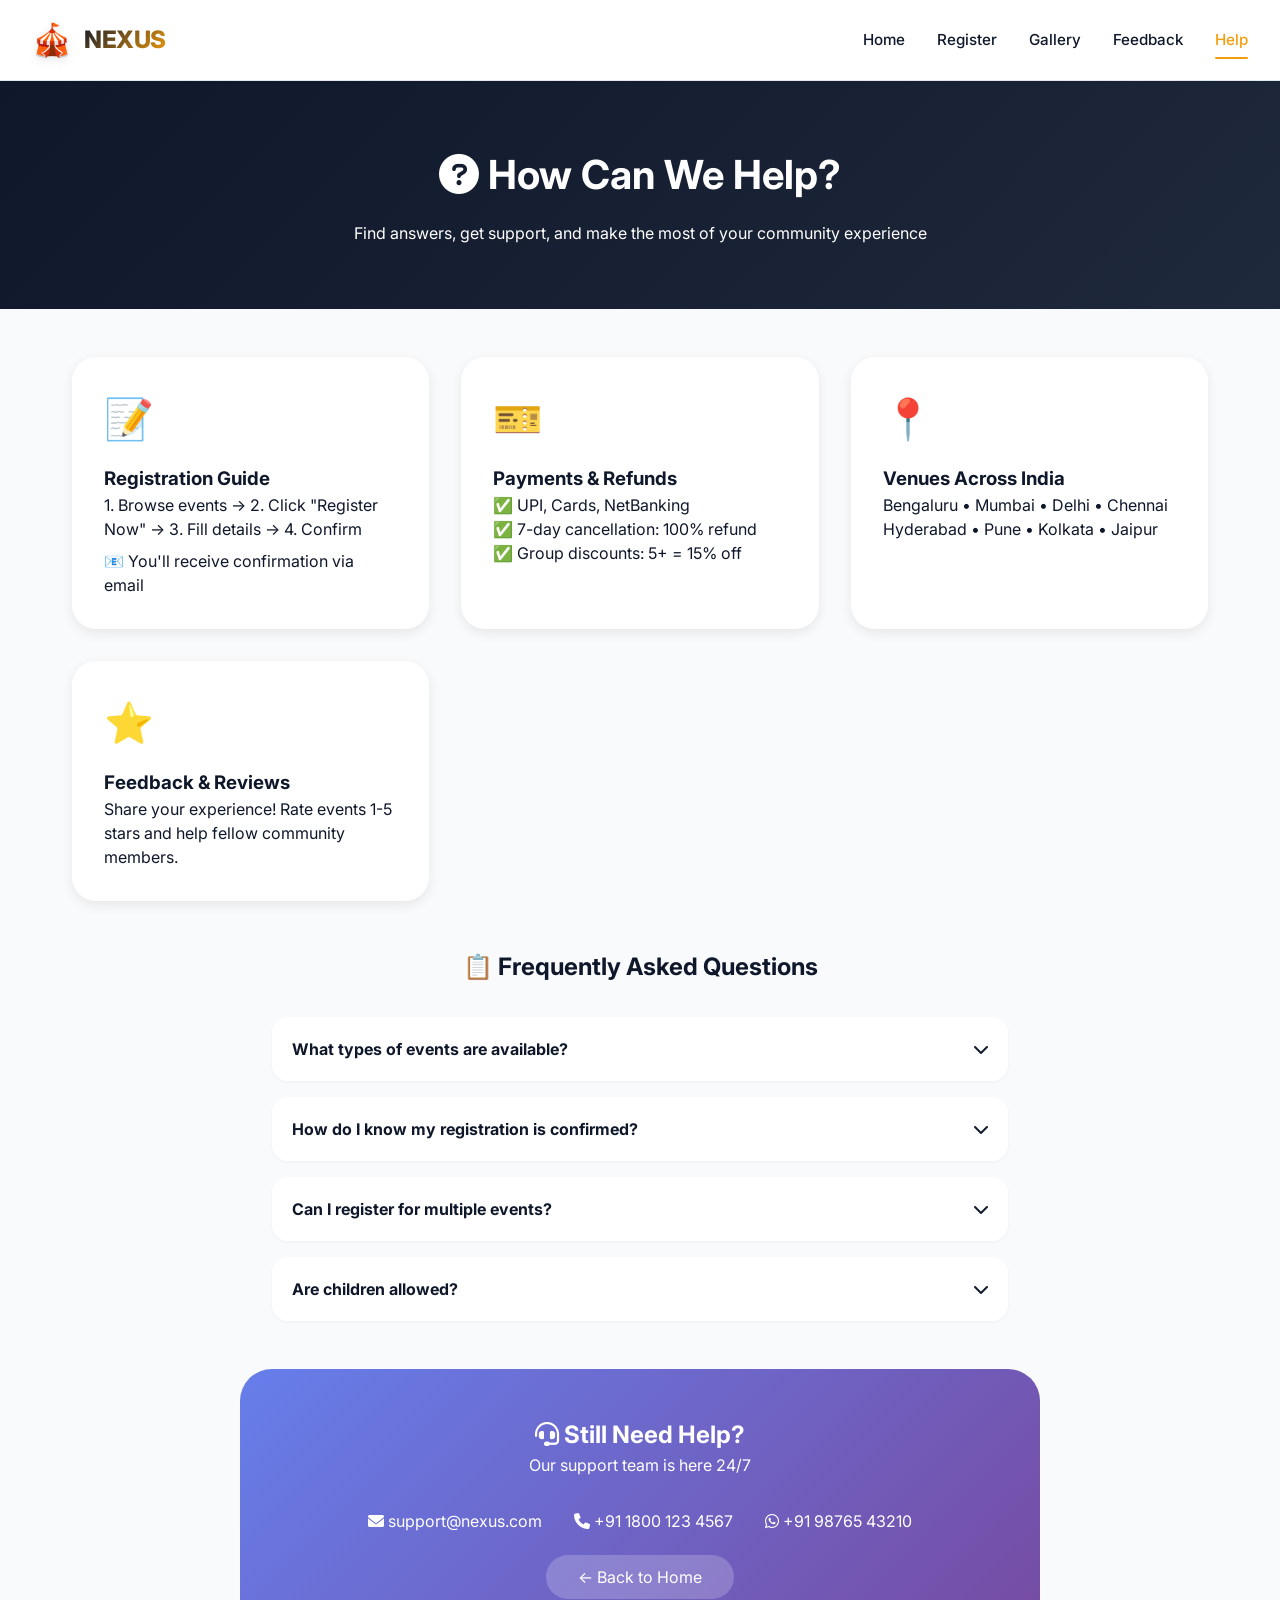
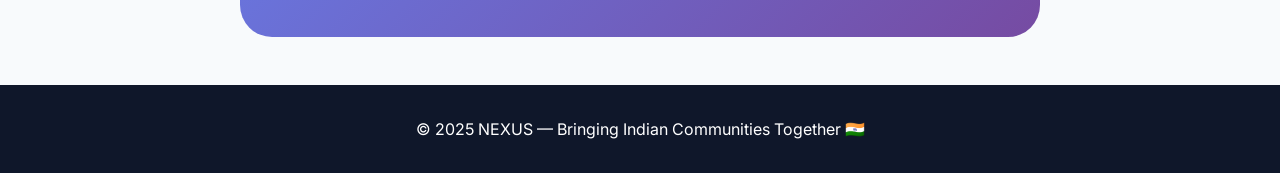
<file: Community event portal/help.html>
<!DOCTYPE html>
<html lang="en">
<head>
    <meta charset="UTF-8">
    <meta name="viewport" content="width=device-width, initial-scale=1.0">
    <title>Help Center | NEXUS</title>
    <link href="https://fonts.googleapis.com/css2?family=Inter:wght@300;400;500;600;700;800&display=swap" rel="stylesheet">
    <link rel="stylesheet" href="https://cdnjs.cloudflare.com/ajax/libs/font-awesome/6.0.0-beta3/css/all.min.css">
    <link rel="stylesheet" href="styles.css">
    <style>
        .help-hero {
            background: linear-gradient(135deg, #0f172a 0%, #1e293b 100%);
            padding: 4rem 2rem;
            text-align: center;
            color: white;
        }
        
        .help-grid {
            max-width: 1200px;
            margin: 3rem auto;
            padding: 0 2rem;
            display: grid;
            grid-template-columns: repeat(auto-fit, minmax(300px, 1fr));
            gap: 2rem;
        }
        
        .help-card {
            background: white;
            padding: 2rem;
            border-radius: var(--radius-lg);
            box-shadow: var(--shadow-md);
            transition: var(--transition);
        }
        
        .help-card:hover {
            transform: translateY(-5px);
            box-shadow: var(--shadow-xl);
        }
        
        .help-icon {
            font-size: 2.5rem;
            margin-bottom: 1rem;
        }
        
        .faq-section {
            max-width: 800px;
            margin: 3rem auto;
            padding: 0 2rem;
        }
        
        .faq-item {
            background: white;
            margin-bottom: 1rem;
            border-radius: var(--radius-md);
            overflow: hidden;
            box-shadow: var(--shadow-sm);
        }
        
        .faq-question {
            padding: 1.25rem;
            font-weight: 700;
            cursor: pointer;
            display: flex;
            justify-content: space-between;
            background: white;
            transition: var(--transition);
        }
        
        .faq-question:hover {
            background: #f8fafc;
        }
        
        .faq-answer {
            padding: 0 1.25rem;
            max-height: 0;
            overflow: hidden;
            transition: max-height 0.3s ease;
            color: var(--text-muted);
        }
        
        .faq-item.active .faq-answer {
            max-height: 200px;
            padding: 0 1.25rem 1.25rem;
        }
        
        .contact-section {
            background: linear-gradient(135deg, #667eea 0%, #764ba2 100%);
            color: white;
            text-align: center;
            padding: 3rem;
            margin: 3rem auto;
            border-radius: var(--radius-xl);
            max-width: 800px;
        }
    </style>
</head>
<body>

<header class="modern-header">
    <div class="nav-container">
        <div class="logo-area">
            <span class="logo-icon">🎪</span>
            <span class="logo-text">NEXUS</span>
        </div>
        <nav class="nav-links">
            <a href="index.html">Home</a>
            <a href="register.html">Register</a>
            <a href="index.html#gallery">Gallery</a>
            <a href="index.html#feedback">Feedback</a>
            <a href="help.html" class="active">Help</a>
        </nav>
    </div>
</header>

<div class="help-hero">
    <h1 style="font-size: 2.5rem; margin-bottom: 1rem;"><i class="fas fa-question-circle"></i> How Can We Help?</h1>
    <p>Find answers, get support, and make the most of your community experience</p>
</div>

<div class="help-grid">
    <div class="help-card">
        <div class="help-icon">📝</div>
        <h3>Registration Guide</h3>
        <p>1. Browse events → 2. Click "Register Now" → 3. Fill details → 4. Confirm</p>
        <p style="margin-top: 0.5rem;"><strong>📧</strong> You'll receive confirmation via email</p>
    </div>
    
    <div class="help-card">
        <div class="help-icon">🎫</div>
        <h3>Payments & Refunds</h3>
        <p>✅ UPI, Cards, NetBanking<br>✅ 7-day cancellation: 100% refund<br>✅ Group discounts: 5+ = 15% off</p>
    </div>
    
    <div class="help-card">
        <div class="help-icon">📍</div>
        <h3>Venues Across India</h3>
        <p>Bengaluru • Mumbai • Delhi • Chennai<br>Hyderabad • Pune • Kolkata • Jaipur</p>
    </div>
    
    <div class="help-card">
        <div class="help-icon">⭐</div>
        <h3>Feedback & Reviews</h3>
        <p>Share your experience! Rate events 1-5 stars and help fellow community members.</p>
    </div>
</div>

<div class="faq-section">
    <h2 style="text-align: center; margin-bottom: 2rem;">📋 Frequently Asked Questions</h2>
    
    <div class="faq-item">
        <div class="faq-question">
            <span>What types of events are available?</span>
            <span><i class="fas fa-chevron-down"></i></span>
        </div>
        <div class="faq-answer">Tech conferences, Music festivals, Workshops, Networking events, Yoga retreats, and Literature festivals across India.</div>
    </div>
    
    <div class="faq-item">
        <div class="faq-question">
            <span>How do I know my registration is confirmed?</span>
            <span><i class="fas fa-chevron-down"></i></span>
        </div>
        <div class="faq-answer">You'll see a confirmation message with Registration ID and receive an email within minutes.</div>
    </div>
    
    <div class="faq-item">
        <div class="faq-question">
            <span>Can I register for multiple events?</span>
            <span><i class="fas fa-chevron-down"></i></span>
        </div>
        <div class="faq-answer">Yes! Register for as many events as you'd like — each registration is separate.</div>
    </div>
    
    <div class="faq-item">
        <div class="faq-question">
            <span>Are children allowed?</span>
            <span><i class="fas fa-chevron-down"></i></span>
        </div>
        <div class="faq-answer">Most events are family-friendly. Check individual event descriptions for age guidelines.</div>
    </div>
</div>

<div class="contact-section">
    <h2><i class="fas fa-headset"></i> Still Need Help?</h2>
    <p>Our support team is here 24/7</p>
    <div style="display: flex; justify-content: center; gap: 2rem; flex-wrap: wrap; margin: 2rem 0;">
        <div><i class="fas fa-envelope"></i> support@nexus.com</div>
        <div><i class="fas fa-phone"></i> +91 1800 123 4567</div>
        <div><i class="fab fa-whatsapp"></i> +91 98765 43210</div>
    </div>
    <a href="index.html" style="color: white; background: rgba(255,255,255,0.2); padding: 0.75rem 2rem; border-radius: 100px; text-decoration: none;">← Back to Home</a>
</div>

<footer class="modern-footer">
    <p>&copy; 2025 NEXUS — Bringing Indian Communities Together 🇮🇳</p>
</footer>

<script>
    document.querySelectorAll('.faq-item').forEach(item => {
        item.querySelector('.faq-question').addEventListener('click', () => {
            item.classList.toggle('active');
        });
    });
</script>
</body>
</html>
</file>
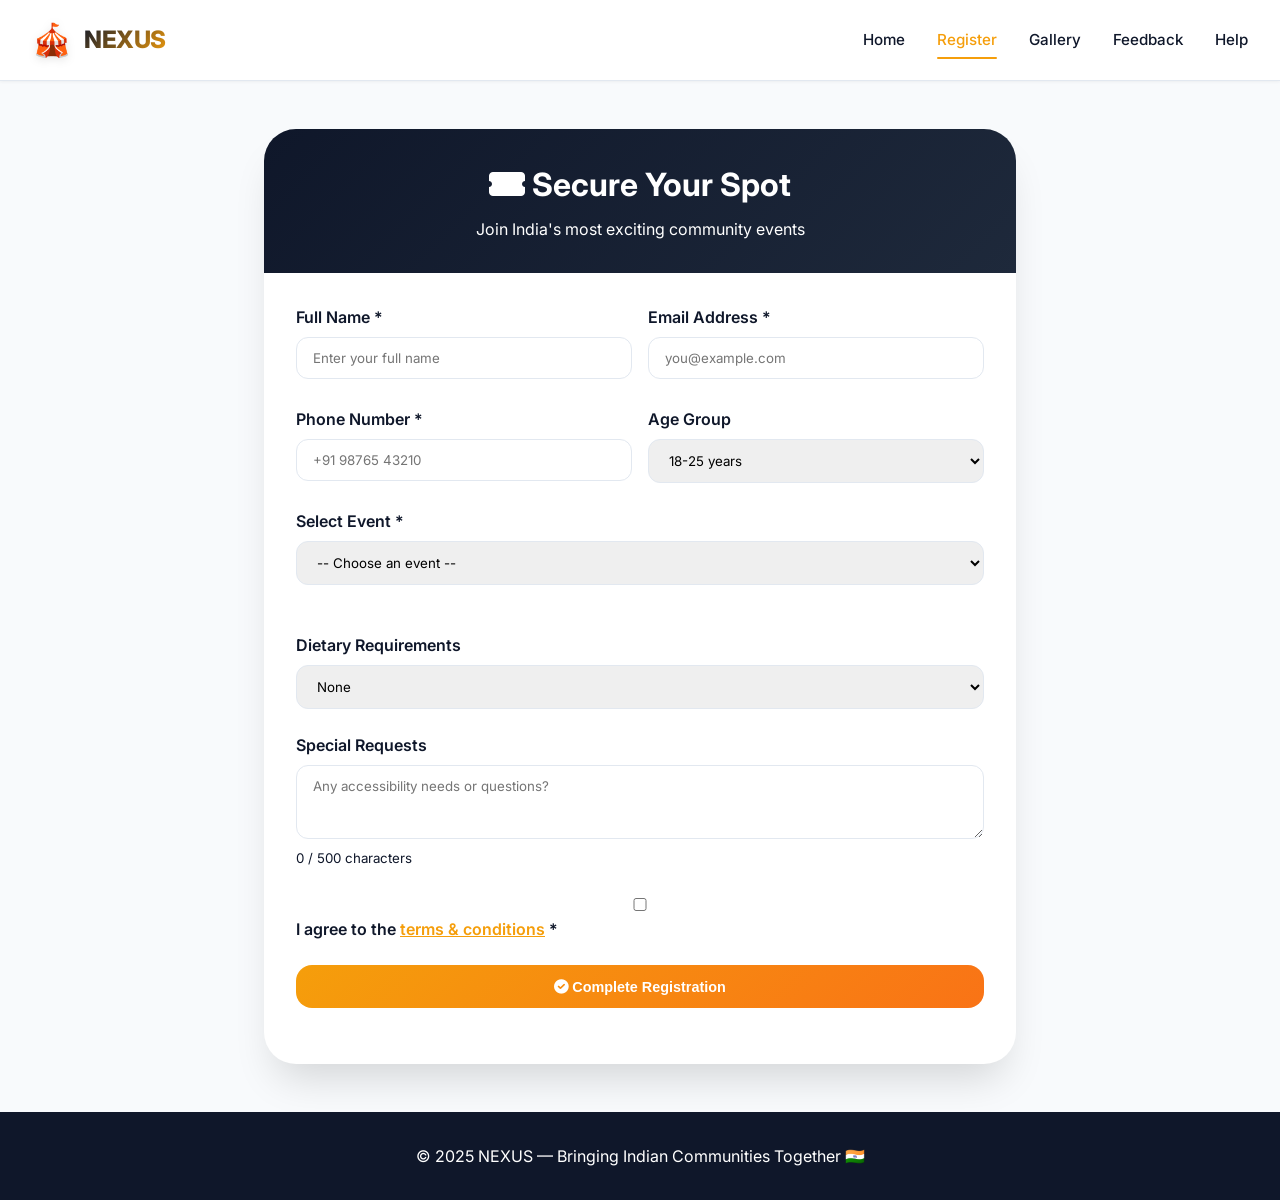
<file: Community event portal/register.html>
<!DOCTYPE html>
<html lang="en">
<head>
    <meta charset="UTF-8">
    <meta name="viewport" content="width=device-width, initial-scale=1.0">
    <title>Register | NEXUS Events</title>
    <link href="https://fonts.googleapis.com/css2?family=Inter:wght@300;400;500;600;700;800&display=swap" rel="stylesheet">
    <link rel="stylesheet" href="https://cdnjs.cloudflare.com/ajax/libs/font-awesome/6.0.0-beta3/css/all.min.css">
    <link rel="stylesheet" href="styles.css">
    <style>
        .registration-wrapper {
            max-width: 800px;
            margin: 3rem auto;
            padding: 0 1.5rem;
        }
        
        .registration-card {
            background: white;
            border-radius: var(--radius-xl);
            box-shadow: var(--shadow-xl);
            overflow: hidden;
        }
        
        .registration-header {
            background: linear-gradient(135deg, #0f172a 0%, #1e293b 100%);
            padding: 2rem;
            text-align: center;
            color: white;
        }
        
        .registration-header h1 {
            font-size: 2rem;
            margin-bottom: 0.5rem;
        }
        
        .selected-event-banner {
            background: linear-gradient(135deg, #f59e0b20, #f9731620);
            border-left: 4px solid var(--accent-primary);
            padding: 1.25rem;
            margin: 1.5rem;
            border-radius: var(--radius-md);
        }
        
        .registration-form {
            padding: 2rem;
        }
        
        .form-row {
            display: grid;
            grid-template-columns: 1fr 1fr;
            gap: 1rem;
        }
        
        .error-message {
            color: #ef4444;
            font-size: 0.75rem;
            margin-top: 0.25rem;
            display: block;
        }
        
        @media (max-width: 640px) {
            .form-row {
                grid-template-columns: 1fr;
            }
        }
    </style>
</head>
<body>

<header class="modern-header">
    <div class="nav-container">
        <div class="logo-area">
            <span class="logo-icon">🎪</span>
            <span class="logo-text">NEXUS</span>
        </div>
        <nav class="nav-links">
            <a href="index.html">Home</a>
            <a href="register.html" class="active">Register</a>
            <a href="index.html#gallery">Gallery</a>
            <a href="index.html#feedback">Feedback</a>
            <a href="help.html">Help</a>
        </nav>
    </div>
</header>

<div class="registration-wrapper">
    <div class="registration-card">
        <div class="registration-header">
            <h1><i class="fas fa-ticket-alt"></i> Secure Your Spot</h1>
            <p>Join India's most exciting community events</p>
        </div>
        
        <div id="selectedEventInfo" class="selected-event-banner" style="display: none;">
            <h3 id="selectedEventName" style="color: var(--accent-primary); margin-bottom: 0.5rem;"></h3>
            <p><i class="fas fa-calendar"></i> <span id="selectedEventDate"></span></p>
            <p><i class="fas fa-map-marker-alt"></i> <span id="selectedEventLocation"></span></p>
            <p><i class="fas fa-chair"></i> <span id="selectedEventSeats"></span> seats available</p>
        </div>
        
        <form id="registrationForm" class="registration-form">
            <div class="form-row">
                <div class="form-group">
                    <label>Full Name *</label>
                    <input type="text" id="fullName" placeholder="Enter your full name" required>
                    <span class="error-message" id="nameError"></span>
                </div>
                <div class="form-group">
                    <label>Email Address *</label>
                    <input type="email" id="email" placeholder="you@example.com" required>
                    <span class="error-message" id="emailError"></span>
                </div>
            </div>
            
            <div class="form-row">
                <div class="form-group">
                    <label>Phone Number *</label>
                    <input type="tel" id="phone" placeholder="+91 98765 43210">
                    <span class="error-message" id="phoneError"></span>
                </div>
                <div class="form-group">
                    <label>Age Group</label>
                    <select id="age">
                        <option>18-25 years</option>
                        <option>26-35 years</option>
                        <option>36-50 years</option>
                        <option>50+ years</option>
                    </select>
                </div>
            </div>
            
            <div class="form-group">
                <label>Select Event *</label>
                <select id="eventSelect" required>
                    <option value="">-- Choose an event --</option>
                </select>
                <span id="eventFeeDisplay" style="display: inline-block; margin-top: 0.5rem; font-weight: 600; color: #10b981;"></span>
            </div>
            
            <div class="form-group">
                <label>Dietary Requirements</label>
                <select id="dietary">
                    <option>None</option>
                    <option>Vegetarian</option>
                    <option>Vegan</option>
                    <option>Gluten-Free</option>
                    <option>Halal</option>
                </select>
            </div>
            
            <div class="form-group">
                <label>Special Requests</label>
                <textarea id="specialRequests" rows="3" placeholder="Any accessibility needs or questions?"></textarea>
                <small id="charCount">0 / 500 characters</small>
            </div>
            
            <div class="form-group">
                <label>
                    <input type="checkbox" id="termsCheckbox" required>
                    I agree to the <a href="#" style="color: var(--accent-primary);">terms & conditions</a> *
                </label>
            </div>
            
            <button type="submit" class="btn-primary">
                <i class="fas fa-check-circle"></i> Complete Registration
            </button>
            
            <output id="formOutput" style="display: block; margin-top: 1.5rem;"></output>
        </form>
    </div>
</div>

<footer class="modern-footer">
    <p>&copy; 2025 NEXUS — Bringing Indian Communities Together 🇮🇳</p>
</footer>

<script src="events-data.js"></script>
<script>
    // Get URL parameter for pre-selected event
    function getUrlParameter(name) {
        const urlParams = new URLSearchParams(window.location.search);
        return urlParams.get(name);
    }
    
    const preselectedEventId = getUrlParameter('eventId');
    
    // Populate event dropdown
    function populateEventDropdown() {
        const eventSelect = document.getElementById('eventSelect');
        if (!eventSelect || typeof communityEvents === 'undefined') return;
        
        eventSelect.innerHTML = '<option value="">-- Choose an event --</option>';
        
        communityEvents.forEach(event => {
            if (typeof isUpcomingEvent === 'function' ? isUpcomingEvent(event.date) : true) {
                if (event.availableSeats > 0) {
                    const option = document.createElement('option');
                    option.value = event.id;
                    option.textContent = `${event.name} - ${event.city} (${event.availableSeats} seats)`;
                    eventSelect.appendChild(option);
                }
            }
        });
        
        if (preselectedEventId) {
            eventSelect.value = preselectedEventId;
            updateSelectedEventInfo();
        }
    }
    
    // Update selected event info
    function updateSelectedEventInfo() {
        const eventSelect = document.getElementById('eventSelect');
        const infoDiv = document.getElementById('selectedEventInfo');
        const feeDisplay = document.getElementById('eventFeeDisplay');
        
        if (eventSelect.value && typeof communityEvents !== 'undefined') {
            const event = communityEvents.find(e => e.id === parseInt(eventSelect.value));
            if (event) {
                document.getElementById('selectedEventName').textContent = event.name;
                document.getElementById('selectedEventDate').innerHTML = new Date(event.date).toLocaleDateString('en-US', { month: 'long', day: 'numeric', year: 'numeric' }) + ' at ' + event.time;
                document.getElementById('selectedEventLocation').innerHTML = event.city;
                document.getElementById('selectedEventSeats').innerHTML = event.availableSeats;
                infoDiv.style.display = 'block';
                
                const fees = { Tech: "₹499", Music: "₹1299", Workshop: "₹299", Conference: "₹999" };
                feeDisplay.innerHTML = `💰 Registration Fee: ${fees[event.category] || "₹399"} per person`;
            }
        } else {
            infoDiv.style.display = 'none';
            feeDisplay.innerHTML = '';
        }
    }
    
    // Validation functions
    function validatePhoneNumber() {
        const phone = document.getElementById('phone').value;
        const phoneRegex = /^[\+]?[0-9]{10,12}$/;
        const phoneError = document.getElementById('phoneError');
        if (phone && !phoneRegex.test(phone.replace(/\s/g, ''))) {
            phoneError.textContent = "Enter valid 10-12 digit number";
            return false;
        }
        if (phoneError) phoneError.textContent = "";
        return true;
    }
    
    function updateCharCount() {
        const textarea = document.getElementById('specialRequests');
        const charCount = document.getElementById('charCount');
        if (textarea && charCount) {
            const count = textarea.value.length;
            charCount.textContent = `${count} / 500 characters`;
            if (count > 500) textarea.value = textarea.value.substring(0, 500);
        }
    }
    
    // Form submission
    document.getElementById('registrationForm').addEventListener('submit', function(e) {
        e.preventDefault();
        
        const name = document.getElementById('fullName').value;
        const email = document.getElementById('email').value;
        const phone = document.getElementById('phone').value;
        const eventId = document.getElementById('eventSelect').value;
        const terms = document.getElementById('termsCheckbox').checked;
        const dietary = document.getElementById('dietary').value;
        
        // Validation
        let isValid = true;
        if (!name || name.length < 2) {
            document.getElementById('nameError').textContent = "Enter valid name (min 2 characters)";
            isValid = false;
        } else {
            document.getElementById('nameError').textContent = "";
        }
        
        if (!email || !email.includes('@')) {
            document.getElementById('emailError').textContent = "Enter valid email";
            isValid = false;
        } else {
            document.getElementById('emailError').textContent = "";
        }
        
        if (!validatePhoneNumber()) isValid = false;
        if (!eventId) { alert("Please select an event"); isValid = false; }
        if (!terms) { alert("Please accept terms & conditions"); isValid = false; }
        
        if (isValid && typeof communityEvents !== 'undefined') {
            const selectedEvent = communityEvents.find(e => e.id === parseInt(eventId));
            
            if (selectedEvent && selectedEvent.availableSeats > 0) {
                selectedEvent.availableSeats--;
                
                // Add registration if function exists
                if (typeof addRegistration === 'function') {
                    addRegistration(name, email, phone, selectedEvent.id, selectedEvent.name, selectedEvent.category);
                }
                if (typeof categoryTracker !== 'undefined' && categoryTracker.increment) {
                    categoryTracker.increment(selectedEvent.category);
                }
                
                document.getElementById('formOutput').innerHTML = `
                    <div style="background: #ecfdf5; padding: 1.5rem; border-radius: 16px; text-align: center;">
                        <i class="fas fa-check-circle" style="font-size: 3rem; color: #10b981;"></i>
                        <h3 style="margin: 1rem 0;">Registration Successful!</h3>
                        <p><strong>${name}</strong>, you're registered for <strong>${selectedEvent.name}</strong></p>
                        <p>Confirmation sent to ${email}</p>
                        <p>Dietary preference: ${dietary}</p>
                        <button onclick="window.location.href='index.html'" class="btn-primary" style="margin-top: 1rem; width: auto; padding: 0.75rem 2rem;">← Back to Events</button>
                        <button onclick="window.location.reload()" class="btn-small" style="margin-top: 1rem; margin-left: 0.5rem;">Register Another</button>
                    </div>
                `;
                this.reset();
                populateEventDropdown();
            } else {
                alert("Sorry, this event is now fully booked!");
            }
        }
    });
    
    // Attach event listeners
    document.getElementById('eventSelect').addEventListener('change', updateSelectedEventInfo);
    document.getElementById('phone').addEventListener('blur', validatePhoneNumber);
    document.getElementById('specialRequests').addEventListener('keyup', updateCharCount);
    
    // Initialize
    document.addEventListener('DOMContentLoaded', function() {
        populateEventDropdown();
        console.log("Registration page loaded - Ready to register!");
    });
    
    // Make functions global
    window.validatePhoneNumber = validatePhoneNumber;
    window.updateCharCount = updateCharCount;
    window.updateSelectedEventInfo = updateSelectedEventInfo;
</script>
</body>
</html>
</file>
<file: Community event portal/styles.css>
:root {
 
  --primary-dark: #0a0c10;
  --primary-deep: #0f172a;
  --primary: #1e2a3a;
  --accent-primary: #f59e0b;
  --accent-secondary: #10b981;
  --accent-purple: #8b5cf6;
  --accent-pink: #ec4899;
  --bg-main: #f8fafc;
  --bg-card: #ffffff;
  --text-main: #0f172a;
  --text-muted: #64748b;
  --border-light: #e2e8f0;
  --shadow-sm: 0 1px 3px rgba(0,0,0,0.05);
  --shadow-md: 0 4px 12px rgba(0,0,0,0.08);
  --shadow-lg: 0 20px 25px -12px rgba(0,0,0,0.1);
  --shadow-xl: 0 25px 40px -12px rgba(0,0,0,0.15);
  --gradient-hero: linear-gradient(135deg, #0f172a 0%, #1e293b 50%, #0f172a 100%);
  --gradient-card: linear-gradient(135deg, #667eea 0%, #764ba2 100%);
  --gradient-gold: linear-gradient(135deg, #f59e0b 0%, #f97316 100%);
  --radius-sm: 12px;
  --radius-md: 16px;
  --radius-lg: 24px;
  --radius-xl: 32px;
  --transition: all 0.3s cubic-bezier(0.4, 0, 0.2, 1);
}

* {
  margin: 0;
  padding: 0;
  box-sizing: border-box;
}

body {
  font-family: 'Inter', 'DM Sans', system-ui, -apple-system, sans-serif;
  background: var(--bg-main);
  color: var(--text-main);
  line-height: 1.5;
}

.modern-header {
  background: rgba(255, 255, 255, 0.98);
  backdrop-filter: blur(10px);
  border-bottom: 1px solid var(--border-light);
  position: sticky;
  top: 0;
  z-index: 100;
  box-shadow: var(--shadow-sm);
}

.nav-container {
  max-width: 1400px;
  margin: 0 auto;
  padding: 1rem 2rem;
  display: flex;
  align-items: center;
  justify-content: space-between;
  flex-wrap: wrap;
  gap: 1rem;
}

.logo-area {
  display: flex;
  align-items: center;
  gap: 12px;
}

.logo-icon {
  font-size: 2rem;
  filter: drop-shadow(0 2px 4px rgba(0,0,0,0.1));
}

.logo-text {
  font-size: 1.5rem;
  font-weight: 800;
  background: linear-gradient(135deg, var(--primary-deep), var(--accent-primary));
  -webkit-background-clip: text;
  background-clip: text;
  color: transparent;
  letter-spacing: -0.5px;
}

.nav-links {
  display: flex;
  gap: 2rem;
  align-items: center;
}

.nav-links a {
  text-decoration: none;
  color: var(--text-main);
  font-weight: 500;
  font-size: 0.95rem;
  transition: var(--transition);
  padding: 0.5rem 0;
  position: relative;
}

.nav-links a:hover {
  color: var(--accent-primary);
}

.nav-links a.active {
  color: var(--accent-primary);
}

.nav-links a.active::after {
  content: '';
  position: absolute;
  bottom: 0;
  left: 0;
  right: 0;
  height: 2px;
  background: var(--accent-primary);
  border-radius: 2px;
}

.pref-controls {
  display: flex;
  gap: 0.75rem;
  align-items: center;
}

.pref-controls select {
  padding: 0.5rem 1rem;
  border: 1px solid var(--border-light);
  border-radius: var(--radius-sm);
  background: white;
  font-family: inherit;
  font-size: 0.85rem;
  cursor: pointer;
  transition: var(--transition);
}

.pref-controls select:focus {
  outline: none;
  border-color: var(--accent-primary);
  box-shadow: 0 0 0 3px rgba(245, 158, 11, 0.1);
}

.btn-small {
  background: transparent;
  border: 1px solid var(--border-light);
  padding: 0.5rem 1rem;
  border-radius: var(--radius-sm);
  cursor: pointer;
  font-size: 0.85rem;
  transition: var(--transition);
}

.btn-small:hover {
  background: var(--accent-primary);
  color: white;
  border-color: var(--accent-primary);
}

.hero-section {
  background: var(--gradient-hero);
  position: relative;
  overflow: hidden;
}

.hero-section::before {
  content: '';
  position: absolute;
  top: 0;
  left: 0;
  right: 0;
  bottom: 0;
  background: url('data:image/svg+xml,<svg xmlns="http://www.w3.org/2000/svg" viewBox="0 0 200 200"><path fill="rgba(245,158,11,0.05)" d="M100 0L130 70L200 80L150 130L160 200L100 170L40 200L50 130L0 80L70 70L100 0z"/></svg>') repeat;
  opacity: 0.3;
}

.hero-content {
  position: relative;
  max-width: 1400px;
  margin: 0 auto;
  padding: 5rem 2rem;
  text-align: center;
}

.hero-badge {
  display: inline-block;
  background: rgba(245, 158, 11, 0.15);
  backdrop-filter: blur(10px);
  padding: 0.5rem 1rem;
  border-radius: 100px;
  font-size: 0.85rem;
  font-weight: 600;
  color: var(--accent-primary);
  margin-bottom: 1.5rem;
}

.hero-title {
  font-size: 3.5rem;
  font-weight: 800;
  color: white;
  margin-bottom: 1rem;
  letter-spacing: -1px;
}

.hero-title span {
  background: linear-gradient(135deg, var(--accent-primary), #ffd966);
  -webkit-background-clip: text;
  background-clip: text;
  color: transparent;
}

.hero-subtitle {
  font-size: 1.2rem;
  color: rgba(255, 255, 255, 0.8);
  max-width: 600px;
  margin: 0 auto;
}


.section-container {
  max-width: 1400px;
  margin: 0 auto;
  padding: 4rem 2rem;
}

.section-header {
  text-align: center;
  margin-bottom: 3rem;
}

.section-header h2 {
  font-size: 2.2rem;
  font-weight: 700;
  background: linear-gradient(135deg, var(--primary-deep), var(--accent-primary));
  -webkit-background-clip: text;
  background-clip: text;
  color: transparent;
  margin-bottom: 0.5rem;
}

.section-header p {
  color: var(--text-muted);
  font-size: 1rem;
}

.filter-bar {
  display: flex;
  gap: 1rem;
  margin-bottom: 2rem;
  flex-wrap: wrap;
  justify-content: center;
}

.search-input {
  flex: 1;
  min-width: 250px;
  padding: 0.85rem 1.25rem;
  border: 1px solid var(--border-light);
  border-radius: var(--radius-md);
  font-size: 0.95rem;
  transition: var(--transition);
  background: white;
}

.search-input:focus {
  outline: none;
  border-color: var(--accent-primary);
  box-shadow: 0 0 0 3px rgba(245, 158, 11, 0.1);
}

.filter-select {
  padding: 0.85rem 1.25rem;
  border: 1px solid var(--border-light);
  border-radius: var(--radius-md);
  background: white;
  cursor: pointer;
  font-family: inherit;
}


.events-grid {
  display: grid;
  grid-template-columns: repeat(auto-fill, minmax(320px, 1fr));
  gap: 1.75rem;
}

.event-card {
  background: var(--bg-card);
  border-radius: var(--radius-lg);
  overflow: hidden;
  transition: var(--transition);
  box-shadow: var(--shadow-sm);
  border: 1px solid var(--border-light);
  position: relative;
}

.event-card:hover {
  transform: translateY(-8px);
  box-shadow: var(--shadow-xl);
  border-color: rgba(245, 158, 11, 0.2);
}

.event-card-header {
  background: linear-gradient(135deg, #667eea 0%, #764ba2 100%);
  padding: 1.5rem;
  color: white;
}

.event-card-header h3 {
  font-size: 1.25rem;
  font-weight: 700;
  margin-bottom: 0.5rem;
}

.event-category {
  display: inline-block;
  background: rgba(255, 255, 255, 0.2);
  padding: 0.25rem 0.75rem;
  border-radius: 100px;
  font-size: 0.75rem;
  font-weight: 600;
}

.event-card-body {
  padding: 1.5rem;
}

.event-meta {
  display: flex;
  gap: 1rem;
  margin-bottom: 1rem;
  font-size: 0.85rem;
  color: var(--text-muted);
}

.event-meta i {
  margin-right: 0.25rem;
  color: var(--accent-primary);
}

.event-description {
  color: var(--text-muted);
  font-size: 0.9rem;
  line-height: 1.5;
  margin-bottom: 1rem;
}

.event-seats {
  display: inline-block;
  background: #ecfdf5;
  color: var(--accent-secondary);
  padding: 0.25rem 0.75rem;
  border-radius: 100px;
  font-size: 0.8rem;
  font-weight: 600;
  margin-bottom: 1rem;
}

.event-card-footer {
  padding: 1rem 1.5rem 1.5rem;
}

.btn-primary {
  width: 100%;
  background: var(--gradient-gold);
  border: none;
  padding: 0.85rem;
  border-radius: var(--radius-md);
  color: white;
  font-weight: 600;
  font-size: 0.9rem;
  cursor: pointer;
  transition: var(--transition);
}

.btn-primary:hover {
  transform: scale(1.02);
  box-shadow: 0 4px 12px rgba(245, 158, 11, 0.3);
}


.gallery-table {
  width: 100%;
  background: white;
  border-radius: var(--radius-lg);
  overflow: hidden;
  border-collapse: collapse;
  box-shadow: var(--shadow-md);
}

.gallery-table thead {
  background: var(--primary-deep);
  color: white;
}

.gallery-table th {
  padding: 1rem;
  text-align: left;
  font-weight: 600;
}

.gallery-table td {
  padding: 1rem;
  border-bottom: 1px solid var(--border-light);
}

.gallery-img {
  width: 200px;
  height: 120px;
  object-fit: cover;
  border-radius: var(--radius-sm);
  cursor: pointer;
  transition: var(--transition);
}

.gallery-img:hover {
  transform: scale(1.05);
  box-shadow: var(--shadow-md);
}


.feedback-form {
  background: white;
  padding: 2rem;
  border-radius: var(--radius-lg);
  box-shadow: var(--shadow-md);
  max-width: 600px;
  margin: 0 auto;
}

.form-group {
  margin-bottom: 1.5rem;
}

.form-group label {
  display: block;
  font-weight: 600;
  margin-bottom: 0.5rem;
  color: var(--text-main);
}

.form-group input,
.form-group select,
.form-group textarea {
  width: 100%;
  padding: 0.75rem 1rem;
  border: 1px solid var(--border-light);
  border-radius: var(--radius-sm);
  font-family: inherit;
  transition: var(--transition);
}

.form-group input:focus,
.form-group select:focus,
.form-group textarea:focus {
  outline: none;
  border-color: var(--accent-primary);
  box-shadow: 0 0 0 3px rgba(245, 158, 11, 0.1);
}

.rating-stars {
  display: flex;
  gap: 0.5rem;
  font-size: 2rem;
  cursor: pointer;
}

.star {
  color: #cbd5e0;
  transition: var(--transition);
}

.star.active {
  color: var(--accent-primary);
}


.videos-grid {
  display: grid;
  grid-template-columns: repeat(auto-fit, minmax(400px, 1fr));
  gap: 2rem;
}

.video-container {
  background: white;
  border-radius: var(--radius-lg);
  overflow: hidden;
  box-shadow: var(--shadow-md);
}

.video-container h3 {
  padding: 1rem 1.5rem;
  font-size: 1.1rem;
  background: var(--primary-deep);
  color: white;
}

.video-embed-wrapper {
  position: relative;
  padding-bottom: 56.25%;
}

.video-embed-wrapper iframe {
  position: absolute;
  top: 0;
  left: 0;
  width: 100%;
  height: 100%;
}

.video-caption {
  padding: 1rem;
  text-align: center;
  color: var(--text-muted);
  font-size: 0.85rem;
}


.news-columns {
  display: grid;
  grid-template-columns: repeat(auto-fit, minmax(300px, 1fr));
  gap: 1.5rem;
}

.news-card {
  background: white;
  padding: 1.5rem;
  border-radius: var(--radius-md);
  box-shadow: var(--shadow-sm);
  transition: var(--transition);
  border-left: 4px solid var(--accent-primary);
}

.news-card:hover {
  transform: translateX(5px);
  box-shadow: var(--shadow-md);
}


.modern-footer {
  background: var(--primary-deep);
  color: white;
  text-align: center;
  padding: 2rem;
  margin-top: 3rem;
}
@media (max-width: 768px) {
  .nav-container {
    flex-direction: column;
  }
  
  .hero-title {
    font-size: 2rem;
  }
  
  .section-container {
    padding: 2rem 1rem;
  }
  
  .events-grid {
    grid-template-columns: 1fr;
  }
  
  .videos-grid {
    grid-template-columns: 1fr;
  }
  
  .gallery-table {
    display: block;
    overflow-x: auto;
  }
}
/* Additional styles for hero section */
.hero-section {
    background: linear-gradient(135deg, #0f172a 0%, #1e293b 50%, #0f172a 100%);
    position: relative;
    overflow: hidden;
}

.hero-content {
    position: relative;
    max-width: 1400px;
    margin: 0 auto;
    padding: 5rem 2rem;
    text-align: center;
}

.hero-badge {
    display: inline-block;
    background: rgba(245, 158, 11, 0.15);
    backdrop-filter: blur(10px);
    padding: 0.5rem 1rem;
    border-radius: 100px;
    font-size: 0.85rem;
    font-weight: 600;
    color: #f59e0b;
    margin-bottom: 1.5rem;
}

.hero-title {
    font-size: 3.5rem;
    font-weight: 800;
    color: white;
    margin-bottom: 1rem;
    letter-spacing: -1px;
}

.hero-title span {
    background: linear-gradient(135deg, #f59e0b, #ffd966);
    -webkit-background-clip: text;
    background-clip: text;
    color: transparent;
}

.hero-subtitle {
    font-size: 1.2rem;
    color: rgba(255, 255, 255, 0.8);
    max-width: 600px;
    margin: 0 auto;
}

/* News cards */
.news-card {
    background: white;
    padding: 1.5rem;
    border-radius: var(--radius-md);
    box-shadow: var(--shadow-sm);
    transition: var(--transition);
    border-left: 4px solid #f59e0b;
}

.news-card:hover {
    transform: translateX(5px);
    box-shadow: var(--shadow-md);
}

/* Gallery table */
.gallery-container {
    background: white;
    border-radius: var(--radius-lg);
    overflow: hidden;
    box-shadow: var(--shadow-md);
}

.gallery-table {
    width: 100%;
    border-collapse: collapse;
}

.gallery-table thead {
    background: #0f172a;
    color: white;
}

.gallery-table th, 
.gallery-table td {
    padding: 1rem;
    text-align: left;
    border-bottom: 1px solid #e2e8f0;
}

.gallery-img {
    width: 180px;
    height: 110px;
    object-fit: cover;
    border-radius: var(--radius-sm);
    cursor: pointer;
    transition: var(--transition);
}

.gallery-img:hover {
    transform: scale(1.05);
    box-shadow: var(--shadow-md);
}
</file>
